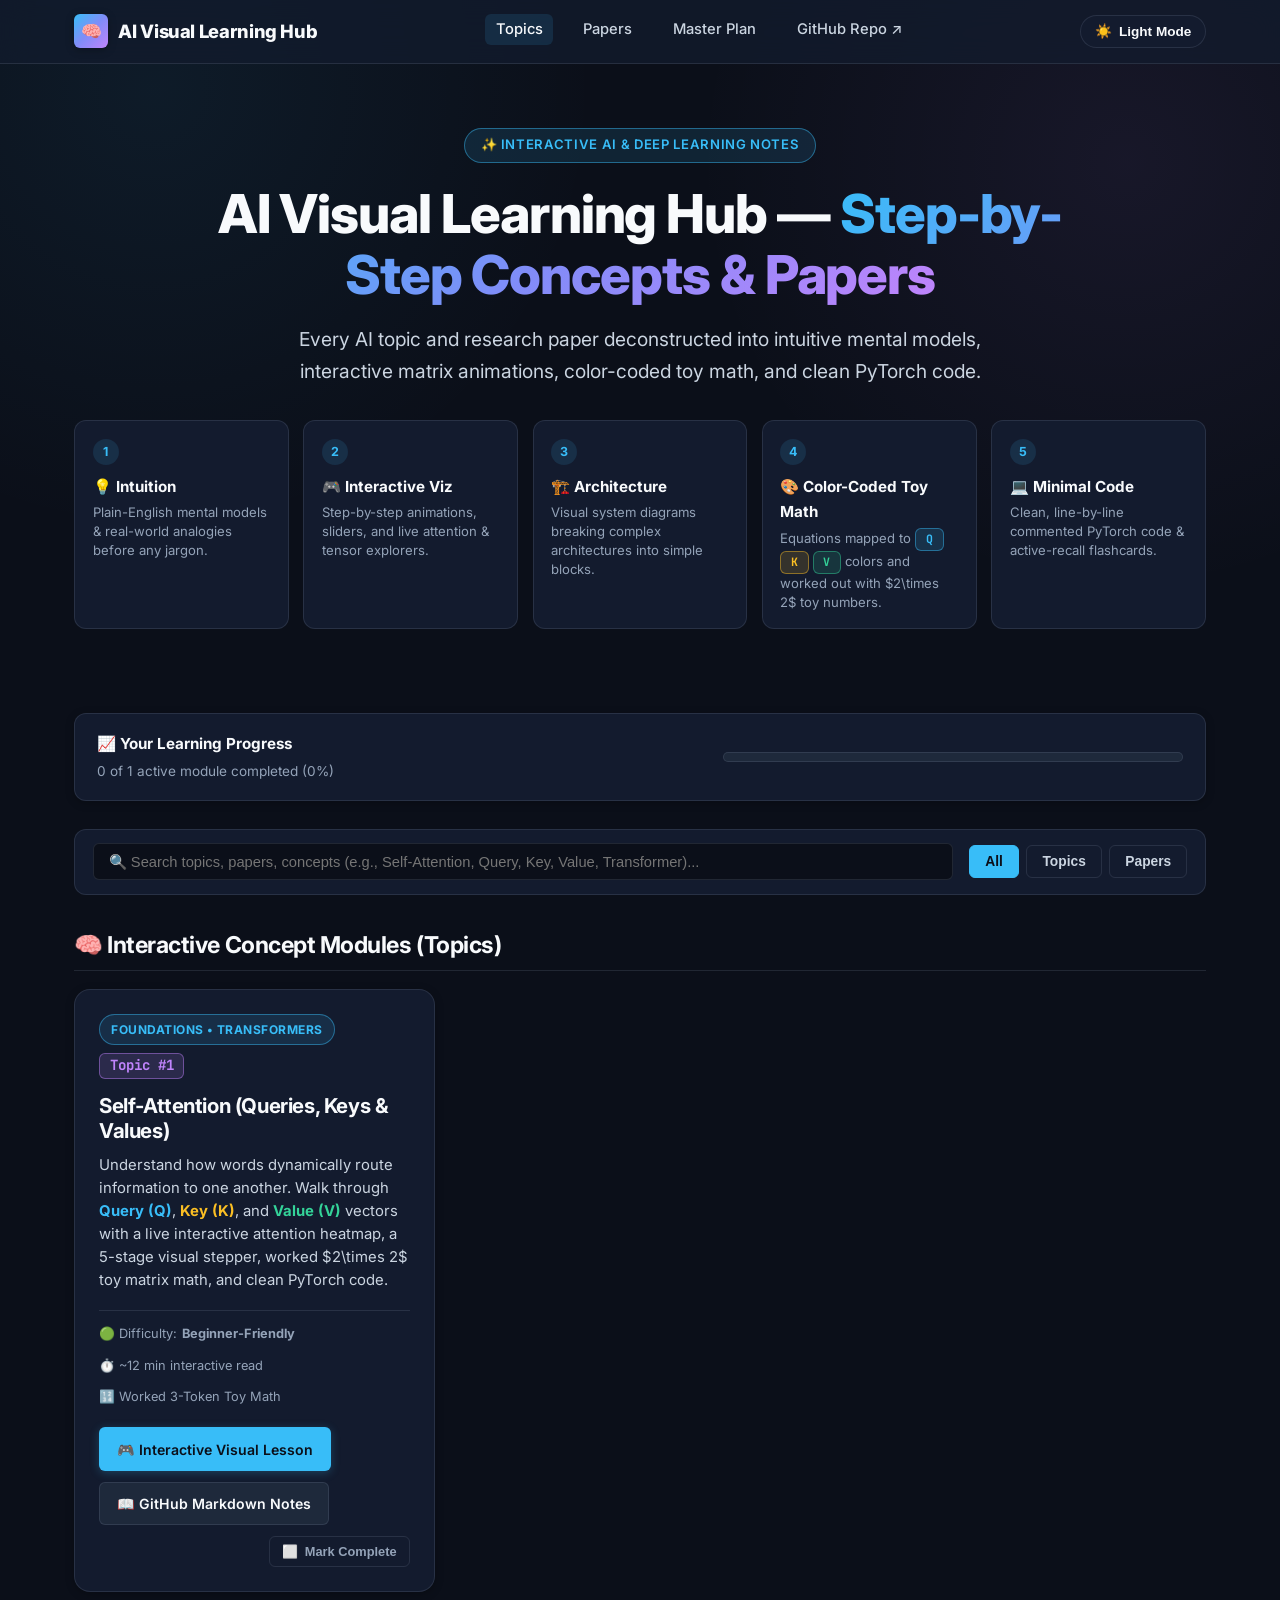
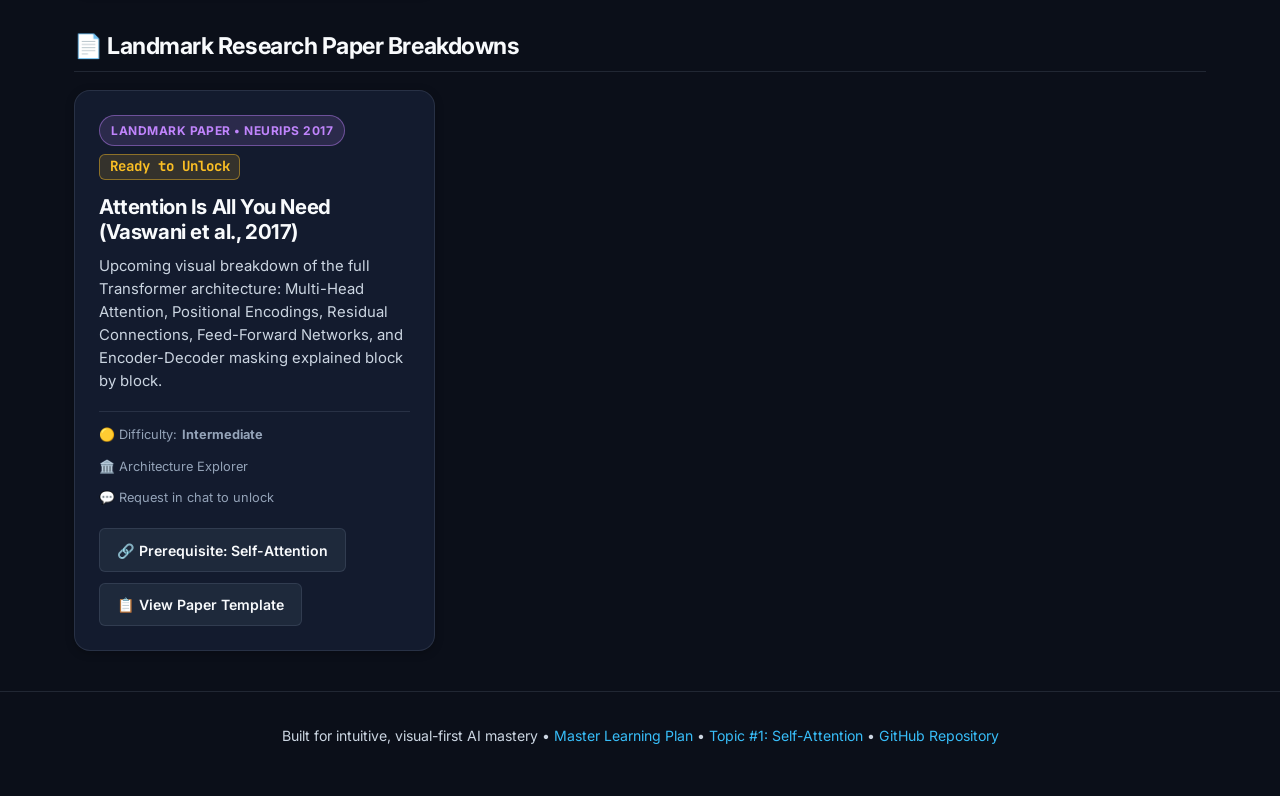
<file: index.html>
<!DOCTYPE html>
<html lang="en" data-theme="dark">
<head>
  <meta charset="UTF-8" />
  <meta name="viewport" content="width=device-width, initial-scale=1.0" />
  <title>AI Visual Learning Hub — Step-by-Step Concepts &amp; Papers</title>
  <meta name="description" content="Interactive, visual-first AI learning portal breaking down machine learning concepts and landmark research papers step by step." />
  <link rel="preconnect" href="https://fonts.googleapis.com" />
  <link rel="preconnect" href="https://fonts.gstatic.com" crossorigin />
  <link href="https://fonts.googleapis.com/css2?family=Inter:wght@400;500;600;700;800&family=JetBrains+Mono:wght@400;600;700&display=swap" rel="stylesheet" />
  <link rel="stylesheet" href="assets/css/style.css" />
</head>
<body>

  <!-- Top Navigation Bar -->
  <header class="navbar">
    <div class="container">
      <a href="index.html" class="nav-brand">
        <span class="nav-brand-icon">🧠</span>
        <span>AI Visual Learning Hub</span>
      </a>
      <nav aria-label="Main Navigation">
        <ul class="nav-links">
          <li><a href="#topics-section" class="active">Topics</a></li>
          <li><a href="#papers-section">Papers</a></li>
          <li><a href="PLAN.md">Master Plan</a></li>
          <li><a href="https://github.com/RobertNanda/my_notes" target="_blank" rel="noopener">GitHub Repo ↗</a></li>
        </ul>
      </nav>
      <button id="theme-toggle" class="theme-toggle-btn" type="button" aria-label="Toggle color theme">
        <span aria-hidden="true">☀️</span> <span>Light Mode</span>
      </button>
    </div>
  </header>

  <!-- Main Content -->
  <main class="container">

    <!-- Hero Section -->
    <section class="hero">
      <div class="hero-badge">✨ Interactive AI &amp; Deep Learning Notes</div>
      <h1 class="hero-title">
        AI Visual Learning Hub — <span class="gradient-text">Step-by-Step Concepts &amp; Papers</span>
      </h1>
      <p class="hero-subtitle">
        Every AI topic and research paper deconstructed into intuitive mental models, interactive matrix animations, color-coded toy math, and clean PyTorch code.
      </p>

      <!-- 5-Step Visual Framework Strip -->
      <div class="framework-strip" aria-label="The 5-Step Visual Framework">
        <div class="framework-step-card">
          <div class="framework-step-num">1</div>
          <div class="framework-step-title">💡 Intuition</div>
          <p class="framework-step-desc">Plain-English mental models &amp; real-world analogies before any jargon.</p>
        </div>
        <div class="framework-step-card">
          <div class="framework-step-num">2</div>
          <div class="framework-step-title">🎮 Interactive Viz</div>
          <p class="framework-step-desc">Step-by-step animations, sliders, and live attention &amp; tensor explorers.</p>
        </div>
        <div class="framework-step-card">
          <div class="framework-step-num">3</div>
          <div class="framework-step-title">🏗️ Architecture</div>
          <p class="framework-step-desc">Visual system diagrams breaking complex architectures into simple blocks.</p>
        </div>
        <div class="framework-step-card">
          <div class="framework-step-num">4</div>
          <div class="framework-step-title">🎨 Color-Coded Toy Math</div>
          <p class="framework-step-desc">Equations mapped to <span class="pill-q">Q</span> <span class="pill-k">K</span> <span class="pill-v">V</span> colors and worked out with $2\times 2$ toy numbers.</p>
        </div>
        <div class="framework-step-card">
          <div class="framework-step-num">5</div>
          <div class="framework-step-title">💻 Minimal Code</div>
          <p class="framework-step-desc">Clean, line-by-line commented PyTorch code &amp; active-recall flashcards.</p>
        </div>
      </div>
    </section>

    <!-- Live Learning Progress Bar -->
    <section class="progress-card" aria-label="Learning Progress">
      <div class="progress-info">
        <div class="progress-title">📈 Your Learning Progress</div>
        <div id="progress-text" class="progress-text">0 of 1 active module completed (0%)</div>
      </div>
      <div class="progress-track" role="progressbar" aria-valuemin="0" aria-valuemax="100">
        <div id="progress-fill" class="progress-fill"></div>
      </div>
    </section>

    <!-- Search and Filter Controls -->
    <section class="controls-bar" aria-label="Catalog Search and Filters">
      <div class="search-wrapper">
        <input
          type="search"
          id="search-input"
          class="search-input"
          placeholder="🔍 Search topics, papers, concepts (e.g., Self-Attention, Query, Key, Value, Transformer)..."
          aria-label="Search topics and papers"
        />
      </div>
      <div class="filter-tabs" role="tablist" aria-label="Filter by category">
        <button type="button" class="filter-btn active" data-filter="all">All</button>
        <button type="button" class="filter-btn" data-filter="topics">Topics</button>
        <button type="button" class="filter-btn" data-filter="papers">Papers</button>
      </div>
    </section>

    <!-- Core AI Topics Section -->
    <section id="topics-section" data-section-group="topics">
      <div class="section-heading">
        <h2>🧠 Interactive Concept Modules (Topics)</h2>
      </div>

      <div class="grid-cards">
        <!-- Topic #1: Self-Attention -->
        <article
          class="card"
          data-category="topics"
          data-keywords="self-attention queries keys values q k v softmax transformers scaled dot product attention"
        >
          <div>
            <div class="card-top-row">
              <span class="card-badge">Foundations • Transformers</span>
              <span class="pill-score">Topic #1</span>
            </div>
            <h3 class="card-title">Self-Attention (Queries, Keys &amp; Values)</h3>
            <p class="card-desc">
              Understand how words dynamically route information to one another. Walk through <span class="q-color">Query (Q)</span>, <span class="k-color">Key (K)</span>, and <span class="v-color">Value (V)</span> vectors with a live interactive attention heatmap, a 5-stage visual stepper, worked $2\times 2$ toy matrix math, and clean PyTorch code.
            </p>
          </div>

          <div>
            <div class="card-meta">
              <span>🟢 Difficulty: <strong>Beginner-Friendly</strong></span>
              <span>⏱️ ~12 min interactive read</span>
              <span>🔢 Worked 3-Token Toy Math</span>
            </div>
            <div class="card-actions">
              <a href="topics/self-attention/index.html" class="btn btn-primary">
                🎮 Interactive Visual Lesson
              </a>
              <a href="topics/self-attention/notes.md" class="btn btn-secondary">
                📖 GitHub Markdown Notes
              </a>
              <button
                type="button"
                class="complete-toggle-btn"
                data-complete-id="topic-self-attention"
              >
                ⬜ Mark Complete
              </button>
            </div>
          </div>
        </article>
      </div>
    </section>

    <!-- Research Papers Breakdown Section -->
    <section id="papers-section" data-section-group="papers">
      <div class="section-heading">
        <h2>📄 Landmark Research Paper Breakdowns</h2>
      </div>

      <div class="grid-cards">
        <!-- Placeholder Paper #1: Attention Is All You Need -->
        <article
          class="card"
          data-category="papers"
          data-keywords="attention is all you need vaswani 2017 transformer multi-head positional encoding paper"
        >
          <div>
            <div class="card-top-row">
              <span class="card-badge badge-paper">Landmark Paper • NeurIPS 2017</span>
              <span class="pill-k">Ready to Unlock</span>
            </div>
            <h3 class="card-title">Attention Is All You Need (Vaswani et al., 2017)</h3>
            <p class="card-desc">
              Upcoming visual breakdown of the full Transformer architecture: Multi-Head Attention, Positional Encodings, Residual Connections, Feed-Forward Networks, and Encoder-Decoder masking explained block by block.
            </p>
          </div>

          <div>
            <div class="card-meta">
              <span>🟡 Difficulty: <strong>Intermediate</strong></span>
              <span>🏛️ Architecture Explorer</span>
              <span>💬 Request in chat to unlock</span>
            </div>
            <div class="card-actions">
              <a href="topics/self-attention/index.html" class="btn btn-secondary">
                🔗 Prerequisite: Self-Attention
              </a>
              <a href="PLAN.md" class="btn btn-secondary">
                📋 View Paper Template
              </a>
            </div>
          </div>
        </article>
      </div>
    </section>

  </main>

  <!-- Footer -->
  <footer class="site-footer">
    <div class="container">
      <p>
        Built for intuitive, visual-first AI mastery •
        <a href="PLAN.md">Master Learning Plan</a> •
        <a href="topics/self-attention/index.html">Topic #1: Self-Attention</a> •
        <a href="https://github.com/RobertNanda/my_notes" target="_blank" rel="noopener">GitHub Repository</a>
      </p>
    </div>
  </footer>

  <script src="assets/js/core.js"></script>
</body>
</html>
</file>
<file: assets/css/style.css>
/* ==========================================================================
   AI Visual Learning Hub — Shared Design System (style.css)
   Default: Rich Dark Theme (#0b0f19) | Supports [data-theme="light"]
   ========================================================================== */

:root {
  /* Core Palette - Dark Mode (Default) */
  --bg-primary: #0b0f19;
  --bg-secondary: #111827;
  --bg-card: #131b2e;
  --bg-card-hover: #19233c;
  --bg-glass: rgba(19, 27, 46, 0.78);
  --bg-code: #080b12;
  --bg-elevated: #1e293b;

  /* Typography Colors */
  --text-primary: #f8fafc;
  --text-secondary: #cbd5e1;
  --text-muted: #94a3b8;

  /* Borders & Shadows */
  --border-color: rgba(148, 163, 184, 0.16);
  --border-highlight: rgba(56, 189, 248, 0.45);
  --shadow-sm: 0 2px 8px rgba(0, 0, 0, 0.25);
  --shadow-md: 0 8px 24px rgba(0, 0, 0, 0.38);
  --shadow-lg: 0 16px 40px rgba(0, 0, 0, 0.5);
  --shadow-glow: 0 0 25px rgba(56, 189, 248, 0.15);

  /* Brand & Accent Colors */
  --accent-primary: #38bdf8;
  --accent-secondary: #818cf8;
  --accent-gradient: linear-gradient(135deg, #38bdf8 0%, #818cf8 50%, #c084fc 100%);
  --accent-subtle: rgba(56, 189, 248, 0.12);

  /* Pedagogical Semantic Colors (Q, K, V, Score) */
  --q-color: #38bdf8;          /* Query = Vibrant Cyan/Blue */
  --q-bg: rgba(56, 189, 248, 0.14);
  --q-border: rgba(56, 189, 248, 0.45);

  --k-color: #fbbf24;          /* Key = Warm Amber/Orange */
  --k-bg: rgba(251, 191, 36, 0.14);
  --k-border: rgba(251, 191, 36, 0.45);

  --v-color: #34d399;          /* Value = Emerald Green */
  --v-bg: rgba(52, 211, 153, 0.14);
  --v-border: rgba(52, 211, 153, 0.45);

  --score-color: #c084fc;      /* Attention / Softmax = Purple/Pink */
  --score-bg: rgba(192, 132, 252, 0.14);
  --score-border: rgba(192, 132, 252, 0.45);

  /* Status Colors */
  --success: #10b981;
  --warning: #f59e0b;
  --danger: #ef4444;

  /* Layout & Spacing */
  --max-width: 1180px;
  --radius-sm: 6px;
  --radius-md: 12px;
  --radius-lg: 16px;
  --radius-xl: 22px;
  --radius-full: 9999px;

  /* Transitions */
  --transition-fast: 0.15s cubic-bezier(0.4, 0, 0.2, 1);
  --transition-base: 0.25s cubic-bezier(0.4, 0, 0.2, 1);
}

/* Light Theme Overrides */
[data-theme="light"] {
  --bg-primary: #f8fafc;
  --bg-secondary: #f1f5f9;
  --bg-card: #ffffff;
  --bg-card-hover: #f8fafc;
  --bg-glass: rgba(255, 255, 255, 0.85);
  --bg-code: #0f172a;
  --bg-elevated: #e2e8f0;

  --text-primary: #0f172a;
  --text-secondary: #334155;
  --text-muted: #64748b;

  --border-color: rgba(15, 23, 42, 0.1);
  --border-highlight: rgba(2, 132, 199, 0.45);
  --shadow-sm: 0 2px 6px rgba(15, 23, 42, 0.05);
  --shadow-md: 0 8px 24px rgba(15, 23, 42, 0.08);
  --shadow-lg: 0 16px 36px rgba(15, 23, 42, 0.12);
  --shadow-glow: 0 0 25px rgba(2, 132, 199, 0.12);

  --accent-primary: #0284c7;
  --accent-secondary: #4f46e5;
  --accent-subtle: rgba(2, 132, 199, 0.1);

  --q-color: #0284c7;
  --q-bg: rgba(2, 132, 199, 0.12);
  --q-border: rgba(2, 132, 199, 0.4);

  --k-color: #d97706;
  --k-bg: rgba(217, 119, 6, 0.12);
  --k-border: rgba(217, 119, 6, 0.4);

  --v-color: #059669;
  --v-bg: rgba(5, 150, 105, 0.12);
  --v-border: rgba(5, 150, 105, 0.4);

  --score-color: #9333ea;
  --score-bg: rgba(147, 51, 234, 0.12);
  --score-border: rgba(147, 51, 234, 0.4);
}

/* ==========================================================================
   Base Reset & Typography
   ========================================================================== */

*, *::before, *::after {
  box-sizing: border-box;
  margin: 0;
  padding: 0;
}

html {
  scroll-behavior: smooth;
  font-size: 16px;
}

body {
  font-family: 'Inter', -apple-system, BlinkMacSystemFont, 'Segoe UI', Roboto, Oxygen, Ubuntu, Cantarell, sans-serif;
  background-color: var(--bg-primary);
  color: var(--text-primary);
  line-height: 1.65;
  min-height: 100vh;
  display: flex;
  flex-direction: column;
  transition: background-color var(--transition-base), color var(--transition-base);
  background-image:
    radial-gradient(circle at 12% 10%, rgba(56, 189, 248, 0.07), transparent 32%),
    radial-gradient(circle at 88% 18%, rgba(192, 132, 252, 0.07), transparent 32%);
  background-attachment: fixed;
}

h1, h2, h3, h4, h5, h6 {
  color: var(--text-primary);
  font-weight: 700;
  line-height: 1.25;
  letter-spacing: -0.02em;
}

p {
  margin-bottom: 1rem;
  color: var(--text-secondary);
}

a {
  color: var(--accent-primary);
  text-decoration: none;
  transition: color var(--transition-fast);
}

a:hover {
  text-decoration: underline;
}

ul, ol {
  padding-left: 1.5rem;
  margin-bottom: 1rem;
  color: var(--text-secondary);
}

li {
  margin-bottom: 0.35rem;
}

.container {
  width: 100%;
  max-width: var(--max-width);
  margin: 0 auto;
  padding: 0 1.5rem;
}

/* ==========================================================================
   Top Navigation Bar
   ========================================================================== */

.navbar {
  position: sticky;
  top: 0;
  z-index: 100;
  background: var(--bg-glass);
  backdrop-filter: blur(14px);
  -webkit-backdrop-filter: blur(14px);
  border-bottom: 1px solid var(--border-color);
  transition: background var(--transition-base), border-color var(--transition-base);
}

.navbar .container,
.nav-container {
  max-width: var(--max-width);
  margin: 0 auto;
  padding: 0.9rem 1.5rem;
  display: flex;
  align-items: center;
  justify-content: space-between;
  gap: 1rem;
}

.nav-brand {
  display: flex;
  align-items: center;
  gap: 0.65rem;
  font-size: 1.15rem;
  font-weight: 800;
  color: var(--text-primary);
  text-decoration: none;
  letter-spacing: -0.02em;
}

.nav-brand:hover {
  text-decoration: none;
  color: var(--accent-primary);
}

.nav-brand-icon {
  display: inline-flex;
  align-items: center;
  justify-content: center;
  width: 34px;
  height: 34px;
  border-radius: var(--radius-sm);
  background: var(--accent-gradient);
  color: #fff;
  font-weight: 800;
  font-size: 1.05rem;
  box-shadow: var(--shadow-sm);
}

.nav-links {
  display: flex;
  align-items: center;
  gap: 1.25rem;
  list-style: none;
  margin: 0;
  padding: 0;
}

.nav-links a {
  color: var(--text-secondary);
  font-size: 0.92rem;
  font-weight: 500;
  padding: 0.4rem 0.65rem;
  border-radius: var(--radius-sm);
  transition: all var(--transition-fast);
  text-decoration: none;
}

.nav-links a:hover,
.nav-links a.active {
  color: var(--text-primary);
  background: var(--accent-subtle);
  text-decoration: none;
}

.theme-toggle-btn {
  display: inline-flex;
  align-items: center;
  justify-content: center;
  gap: 0.45rem;
  background: var(--bg-card);
  color: var(--text-primary);
  border: 1px solid var(--border-color);
  border-radius: var(--radius-full);
  padding: 0.45rem 0.85rem;
  font-size: 0.85rem;
  font-weight: 600;
  cursor: pointer;
  transition: all var(--transition-fast);
}

.theme-toggle-btn:hover {
  border-color: var(--border-highlight);
  background: var(--bg-card-hover);
  transform: translateY(-1px);
}

/* ==========================================================================
   Hero Section
   ========================================================================== */

.hero {
  padding: 4rem 0 2.75rem;
  text-align: center;
  position: relative;
}

.hero-badge {
  display: inline-flex;
  align-items: center;
  gap: 0.5rem;
  padding: 0.35rem 0.95rem;
  border-radius: var(--radius-full);
  background: var(--accent-subtle);
  border: 1px solid var(--border-highlight);
  color: var(--accent-primary);
  font-size: 0.82rem;
  font-weight: 600;
  text-transform: uppercase;
  letter-spacing: 0.05em;
  margin-bottom: 1.25rem;
}

.hero-title {
  font-size: clamp(2.1rem, 4.5vw, 3.35rem);
  font-weight: 800;
  max-width: 850px;
  margin: 0 auto 1.15rem;
  line-height: 1.15;
}

.hero-title .gradient-text {
  background: var(--accent-gradient);
  -webkit-background-clip: text;
  -webkit-text-fill-color: transparent;
  background-clip: text;
}

.hero-subtitle {
  font-size: clamp(1.02rem, 2vw, 1.2rem);
  color: var(--text-secondary);
  max-width: 700px;
  margin: 0 auto 2rem;
}

/* ==========================================================================
   5-Step Framework Overview Banner / Pills
   ========================================================================== */

.framework-strip {
  display: grid;
  grid-template-columns: repeat(auto-fit, minmax(195px, 1fr));
  gap: 0.9rem;
  margin: 1.5rem 0 2.5rem;
}

.framework-step-card {
  background: var(--bg-card);
  border: 1px solid var(--border-color);
  border-radius: var(--radius-md);
  padding: 1rem 1.1rem;
  text-align: left;
  transition: all var(--transition-fast);
  position: relative;
  overflow: hidden;
}

.framework-step-card:hover {
  border-color: var(--border-highlight);
  transform: translateY(-2px);
  box-shadow: var(--shadow-md);
}

.framework-step-num {
  display: inline-flex;
  align-items: center;
  justify-content: center;
  width: 26px;
  height: 26px;
  border-radius: var(--radius-full);
  background: var(--accent-subtle);
  color: var(--accent-primary);
  font-size: 0.78rem;
  font-weight: 700;
  margin-bottom: 0.55rem;
}

.framework-step-title {
  font-size: 0.95rem;
  font-weight: 700;
  color: var(--text-primary);
  margin-bottom: 0.25rem;
}

.framework-step-desc {
  font-size: 0.82rem;
  color: var(--text-muted);
  margin: 0;
  line-height: 1.45;
}

/* ==========================================================================
   Progress Tracker Bar
   ========================================================================== */

.progress-card {
  background: var(--bg-card);
  border: 1px solid var(--border-color);
  border-radius: var(--radius-md);
  padding: 1.1rem 1.4rem;
  margin-bottom: 1.75rem;
  display: flex;
  flex-wrap: wrap;
  align-items: center;
  justify-content: space-between;
  gap: 1rem;
  box-shadow: var(--shadow-sm);
}

.progress-info {
  display: flex;
  flex-direction: column;
  gap: 0.2rem;
}

.progress-title {
  font-size: 0.95rem;
  font-weight: 700;
  color: var(--text-primary);
}

.progress-text,
#progress-text {
  font-size: 0.85rem;
  color: var(--text-muted);
}

.progress-track {
  flex: 1;
  min-width: 220px;
  max-width: 460px;
  height: 10px;
  background: var(--bg-elevated);
  border-radius: var(--radius-full);
  overflow: hidden;
  border: 1px solid var(--border-color);
}

.progress-fill,
#progress-fill {
  height: 100%;
  width: 0%;
  background: var(--accent-gradient);
  border-radius: var(--radius-full);
  transition: width 0.4s cubic-bezier(0.4, 0, 0.2, 1);
}

/* ==========================================================================
   Search and Filter Controls
   ========================================================================== */

.controls-bar {
  display: flex;
  flex-wrap: wrap;
  align-items: center;
  justify-content: space-between;
  gap: 1rem;
  margin-bottom: 2rem;
  background: var(--bg-card);
  border: 1px solid var(--border-color);
  padding: 0.85rem 1.1rem;
  border-radius: var(--radius-md);
}

.search-wrapper {
  position: relative;
  flex: 1;
  min-width: 240px;
}

.search-input {
  width: 100%;
  background: var(--bg-primary);
  color: var(--text-primary);
  border: 1px solid var(--border-color);
  border-radius: var(--radius-sm);
  padding: 0.6rem 0.95rem;
  font-size: 0.92rem;
  transition: border-color var(--transition-fast), box-shadow var(--transition-fast);
}

.search-input:focus {
  outline: none;
  border-color: var(--accent-primary);
  box-shadow: 0 0 0 3px var(--accent-subtle);
}

.filter-tabs {
  display: flex;
  align-items: center;
  gap: 0.45rem;
  flex-wrap: wrap;
}

.filter-btn {
  background: transparent;
  color: var(--text-secondary);
  border: 1px solid var(--border-color);
  border-radius: var(--radius-sm);
  padding: 0.5rem 0.95rem;
  font-size: 0.86rem;
  font-weight: 600;
  cursor: pointer;
  transition: all var(--transition-fast);
}

.filter-btn:hover {
  color: var(--text-primary);
  background: var(--bg-elevated);
}

.filter-btn.active {
  background: var(--accent-primary);
  color: #0b0f19;
  border-color: var(--accent-primary);
}

[data-theme="light"] .filter-btn.active {
  color: #ffffff;
}

/* ==========================================================================
   Topic & Paper Grid Cards
   ========================================================================== */

.section-heading {
  display: flex;
  align-items: center;
  justify-content: space-between;
  margin: 2.25rem 0 1.15rem;
  padding-bottom: 0.6rem;
  border-bottom: 1px solid var(--border-color);
}

.section-heading h2 {
  font-size: 1.45rem;
  display: flex;
  align-items: center;
  gap: 0.55rem;
}

.grid-cards {
  display: grid;
  grid-template-columns: repeat(auto-fill, minmax(340px, 1fr));
  gap: 1.5rem;
  margin-bottom: 2.5rem;
}

.card {
  background: var(--bg-card);
  border: 1px solid var(--border-color);
  border-radius: var(--radius-lg);
  padding: 1.5rem;
  display: flex;
  flex-direction: column;
  justify-content: space-between;
  transition: all var(--transition-base);
  box-shadow: var(--shadow-sm);
  position: relative;
  overflow: hidden;
}

.card:hover {
  transform: translateY(-4px);
  border-color: var(--border-highlight);
  box-shadow: var(--shadow-md), var(--shadow-glow);
  background: var(--bg-card-hover);
}

.card.completed {
  border-color: rgba(16, 185, 129, 0.45);
}

.card-top-row {
  display: flex;
  align-items: center;
  justify-content: space-between;
  gap: 0.5rem;
  margin-bottom: 0.85rem;
  flex-wrap: wrap;
}

.card-badge {
  display: inline-flex;
  align-items: center;
  gap: 0.35rem;
  font-size: 0.75rem;
  font-weight: 700;
  text-transform: uppercase;
  letter-spacing: 0.04em;
  padding: 0.28rem 0.7rem;
  border-radius: var(--radius-full);
  background: var(--accent-subtle);
  color: var(--accent-primary);
  border: 1px solid var(--border-highlight);
}

.card-badge.badge-paper {
  background: var(--score-bg);
  color: var(--score-color);
  border-color: var(--score-border);
}

.card-title {
  font-size: 1.28rem;
  font-weight: 700;
  color: var(--text-primary);
  margin-bottom: 0.6rem;
}

.card-desc {
  font-size: 0.93rem;
  color: var(--text-secondary);
  margin-bottom: 1.15rem;
  line-height: 1.55;
}

.card-meta {
  display: flex;
  flex-wrap: wrap;
  align-items: center;
  gap: 0.65rem;
  font-size: 0.8rem;
  color: var(--text-muted);
  margin-bottom: 1.25rem;
  padding-top: 0.75rem;
  border-top: 1px solid var(--border-color);
}

.card-meta span {
  display: inline-flex;
  align-items: center;
  gap: 0.3rem;
}

.card-actions {
  display: flex;
  flex-wrap: wrap;
  align-items: center;
  gap: 0.65rem;
  margin-top: auto;
}

/* Buttons */
.btn {
  display: inline-flex;
  align-items: center;
  justify-content: center;
  gap: 0.45rem;
  padding: 0.58rem 1.05rem;
  border-radius: var(--radius-sm);
  font-size: 0.88rem;
  font-weight: 600;
  cursor: pointer;
  text-decoration: none;
  border: 1px solid transparent;
  transition: all var(--transition-fast);
}

.btn:hover {
  text-decoration: none;
  transform: translateY(-1px);
}

.btn-primary {
  background: var(--accent-primary);
  color: #0b0f19;
  box-shadow: 0 2px 10px rgba(56, 189, 248, 0.25);
}

[data-theme="light"] .btn-primary {
  color: #ffffff;
}

.btn-primary:hover {
  filter: brightness(1.08);
}

.btn-secondary {
  background: var(--bg-elevated);
  color: var(--text-primary);
  border-color: var(--border-color);
}

.btn-secondary:hover {
  border-color: var(--border-highlight);
  background: var(--bg-card-hover);
}

.complete-toggle-btn {
  margin-left: auto;
  display: inline-flex;
  align-items: center;
  gap: 0.4rem;
  padding: 0.45rem 0.8rem;
  border-radius: var(--radius-sm);
  font-size: 0.8rem;
  font-weight: 600;
  background: transparent;
  color: var(--text-muted);
  border: 1px solid var(--border-color);
  cursor: pointer;
  transition: all var(--transition-fast);
}

.complete-toggle-btn:hover {
  border-color: var(--success);
  color: var(--text-primary);
}

.complete-toggle-btn.is-completed {
  background: rgba(16, 185, 129, 0.15);
  color: var(--success);
  border-color: rgba(16, 185, 129, 0.5);
}

/* ==========================================================================
   Lesson Page Layout (.lesson-header, .step-section, .callout)
   ========================================================================== */

.lesson-header {
  padding: 3rem 0 2rem;
  border-bottom: 1px solid var(--border-color);
  margin-bottom: 2.5rem;
}

.lesson-breadcrumb {
  display: inline-flex;
  align-items: center;
  gap: 0.45rem;
  font-size: 0.88rem;
  color: var(--text-muted);
  margin-bottom: 1rem;
}

.lesson-title {
  font-size: clamp(1.85rem, 4vw, 2.75rem);
  margin-bottom: 0.75rem;
}

.lesson-subtitle {
  font-size: 1.1rem;
  color: var(--text-secondary);
  max-width: 780px;
}

.step-section {
  background: var(--bg-card);
  border: 1px solid var(--border-color);
  border-radius: var(--radius-lg);
  padding: 2rem;
  margin-bottom: 2.25rem;
  box-shadow: var(--shadow-sm);
}

.step-badge {
  display: inline-flex;
  align-items: center;
  gap: 0.45rem;
  padding: 0.3rem 0.85rem;
  border-radius: var(--radius-full);
  background: var(--accent-subtle);
  border: 1px solid var(--border-highlight);
  color: var(--accent-primary);
  font-size: 0.78rem;
  font-weight: 700;
  text-transform: uppercase;
  letter-spacing: 0.05em;
  margin-bottom: 0.85rem;
}

.step-section h2 {
  font-size: 1.6rem;
  margin-bottom: 1rem;
}

.step-section h3 {
  font-size: 1.2rem;
  margin: 1.5rem 0 0.75rem;
}

/* Callouts */
.callout {
  border-left: 4px solid var(--accent-primary);
  background: var(--bg-secondary);
  border-radius: 0 var(--radius-sm) var(--radius-sm) 0;
  padding: 1.1rem 1.35rem;
  margin: 1.25rem 0;
}

.callout-title {
  font-weight: 700;
  font-size: 0.95rem;
  color: var(--text-primary);
  margin-bottom: 0.35rem;
  display: flex;
  align-items: center;
  gap: 0.45rem;
}

.callout p:last-child {
  margin-bottom: 0;
}

.callout-info {
  border-left-color: var(--q-color);
  background: var(--q-bg);
}

.callout-tip {
  border-left-color: var(--v-color);
  background: var(--v-bg);
}

.callout-warning {
  border-left-color: var(--k-color);
  background: var(--k-bg);
}

/* ==========================================================================
   Color-Coded Math & Concept Pills (Q, K, V, Score)
   ========================================================================== */

.q-color {
  color: var(--q-color) !important;
  font-weight: 700;
}

.k-color {
  color: var(--k-color) !important;
  font-weight: 700;
}

.v-color {
  color: var(--v-color) !important;
  font-weight: 700;
}

.score-color {
  color: var(--score-color) !important;
  font-weight: 700;
}

.pill-q,
.pill-k,
.pill-v,
.pill-score {
  display: inline-flex;
  align-items: center;
  gap: 0.3rem;
  padding: 0.15rem 0.6rem;
  border-radius: var(--radius-sm);
  font-weight: 700;
  font-size: 0.88em;
  font-family: 'JetBrains Mono', 'Fira Code', monospace;
  line-height: 1.4;
}

.pill-q {
  color: var(--q-color);
  background: var(--q-bg);
  border: 1px solid var(--q-border);
}

.pill-k {
  color: var(--k-color);
  background: var(--k-bg);
  border: 1px solid var(--k-border);
}

.pill-v {
  color: var(--v-color);
  background: var(--v-bg);
  border: 1px solid var(--v-border);
}

.pill-score {
  color: var(--score-color);
  background: var(--score-bg);
  border: 1px solid var(--score-border);
}

/* ==========================================================================
   Interactive Stepper UI
   ========================================================================== */

.stepper-container {
  background: var(--bg-secondary);
  border: 1px solid var(--border-color);
  border-radius: var(--radius-md);
  padding: 1.5rem;
  margin: 1.5rem 0;
}

.stepper-controls {
  display: flex;
  align-items: center;
  justify-content: space-between;
  flex-wrap: wrap;
  gap: 1rem;
  padding-bottom: 1.15rem;
  margin-bottom: 1.25rem;
  border-bottom: 1px solid var(--border-color);
}

.stepper-btn {
  display: inline-flex;
  align-items: center;
  gap: 0.4rem;
  background: var(--bg-card);
  color: var(--text-primary);
  border: 1px solid var(--border-color);
  border-radius: var(--radius-sm);
  padding: 0.5rem 1rem;
  font-size: 0.88rem;
  font-weight: 600;
  cursor: pointer;
  transition: all var(--transition-fast);
}

.stepper-btn:hover:not(:disabled) {
  border-color: var(--accent-primary);
  background: var(--accent-subtle);
}

.stepper-btn:disabled {
  opacity: 0.45;
  cursor: not-allowed;
}

.step-indicator {
  display: flex;
  align-items: center;
  gap: 0.5rem;
}

.step-dot {
  width: 12px;
  height: 12px;
  border-radius: var(--radius-full);
  background: var(--bg-elevated);
  border: 1px solid var(--border-color);
  cursor: pointer;
  transition: all var(--transition-fast);
}

.step-dot.active {
  background: var(--accent-primary);
  border-color: var(--accent-primary);
  transform: scale(1.2);
  box-shadow: 0 0 10px var(--accent-primary);
}

.stepper-stage {
  min-height: 220px;
  padding: 0.5rem 0;
}

/* ==========================================================================
   Matrix / Tensor Visual Tables
   ========================================================================== */

.matrix-grid {
  display: flex;
  flex-wrap: wrap;
  align-items: center;
  justify-content: center;
  gap: 1.25rem;
  margin: 1.25rem 0;
}

.matrix-box {
  background: var(--bg-primary);
  border: 1px solid var(--border-color);
  border-radius: var(--radius-md);
  padding: 0.9rem 1.1rem;
  display: inline-flex;
  flex-direction: column;
  align-items: center;
  box-shadow: var(--shadow-sm);
}

.matrix-label {
  font-size: 0.82rem;
  font-weight: 700;
  margin-bottom: 0.55rem;
  text-transform: uppercase;
  letter-spacing: 0.04em;
  color: var(--text-secondary);
}

.matrix-table {
  border-collapse: separate;
  border-spacing: 6px;
}

.matrix-cell {
  min-width: 54px;
  height: 42px;
  padding: 0.35rem 0.6rem;
  text-align: center;
  vertical-align: middle;
  font-family: 'JetBrains Mono', 'Fira Code', monospace;
  font-size: 0.9rem;
  font-weight: 600;
  border-radius: var(--radius-sm);
  background: var(--bg-card);
  border: 1px solid var(--border-color);
  color: var(--text-primary);
  transition: all var(--transition-fast);
}

.matrix-cell.cell-q {
  background: var(--q-bg);
  border-color: var(--q-border);
  color: var(--q-color);
}

.matrix-cell.cell-k {
  background: var(--k-bg);
  border-color: var(--k-border);
  color: var(--k-color);
}

.matrix-cell.cell-v {
  background: var(--v-bg);
  border-color: var(--v-border);
  color: var(--v-color);
}

.matrix-cell.cell-score {
  background: var(--score-bg);
  border-color: var(--score-border);
  color: var(--score-color);
}

/* ==========================================================================
   Interactive Flashcards
   ========================================================================== */

.flashcards-grid {
  display: grid;
  grid-template-columns: repeat(auto-fill, minmax(260px, 1fr));
  gap: 1.25rem;
  margin: 1.5rem 0;
}

.flashcard {
  perspective: 1000px;
  min-height: 190px;
  cursor: pointer;
  user-select: none;
}

.flashcard-inner {
  position: relative;
  width: 100%;
  height: 100%;
  min-height: 190px;
  text-align: center;
  transition: transform 0.55s cubic-bezier(0.4, 0, 0.2, 1);
  transform-style: preserve-3d;
}

.flashcard.flipped .flashcard-inner {
  transform: rotateY(180deg);
}

.flashcard-front,
.flashcard-back {
  position: absolute;
  inset: 0;
  backface-visibility: hidden;
  -webkit-backface-visibility: hidden;
  border-radius: var(--radius-md);
  padding: 1.35rem;
  display: flex;
  flex-direction: column;
  align-items: center;
  justify-content: center;
  border: 1px solid var(--border-color);
  box-shadow: var(--shadow-sm);
}

.flashcard-front {
  background: var(--bg-secondary);
  color: var(--text-primary);
}

.flashcard-front:hover {
  border-color: var(--border-highlight);
}

.flashcard-back {
  background: var(--bg-card-hover);
  border-color: var(--accent-primary);
  color: var(--text-primary);
  transform: rotateY(180deg);
}

/* ==========================================================================
   Code Block Styling
   ========================================================================== */

code {
  font-family: 'JetBrains Mono', 'Fira Code', Consolas, Monaco, monospace;
  font-size: 0.88em;
  background: var(--bg-elevated);
  color: var(--accent-primary);
  padding: 0.15rem 0.4rem;
  border-radius: 4px;
}

pre,
.code-block {
  background: var(--bg-code);
  color: #e2e8f0;
  border: 1px solid var(--border-color);
  border-radius: var(--radius-md);
  padding: 1.25rem 1.4rem;
  overflow-x: auto;
  font-family: 'JetBrains Mono', 'Fira Code', Consolas, Monaco, monospace;
  font-size: 0.88rem;
  line-height: 1.65;
  margin: 1.25rem 0;
  box-shadow: var(--shadow-sm);
}

pre code,
.code-block code {
  background: transparent;
  color: inherit;
  padding: 0;
  font-size: inherit;
}

/* Footer */
.site-footer {
  margin-top: auto;
  border-top: 1px solid var(--border-color);
  padding: 2rem 0;
  text-align: center;
  color: var(--text-muted);
  font-size: 0.88rem;
}

/* Responsive Adjustments */
@media (max-width: 768px) {
  .navbar .container,
  .nav-container {
    flex-wrap: wrap;
  }

  .step-section {
    padding: 1.35rem;
  }

  .grid-cards {
    grid-template-columns: 1fr;
  }
}
</file>
